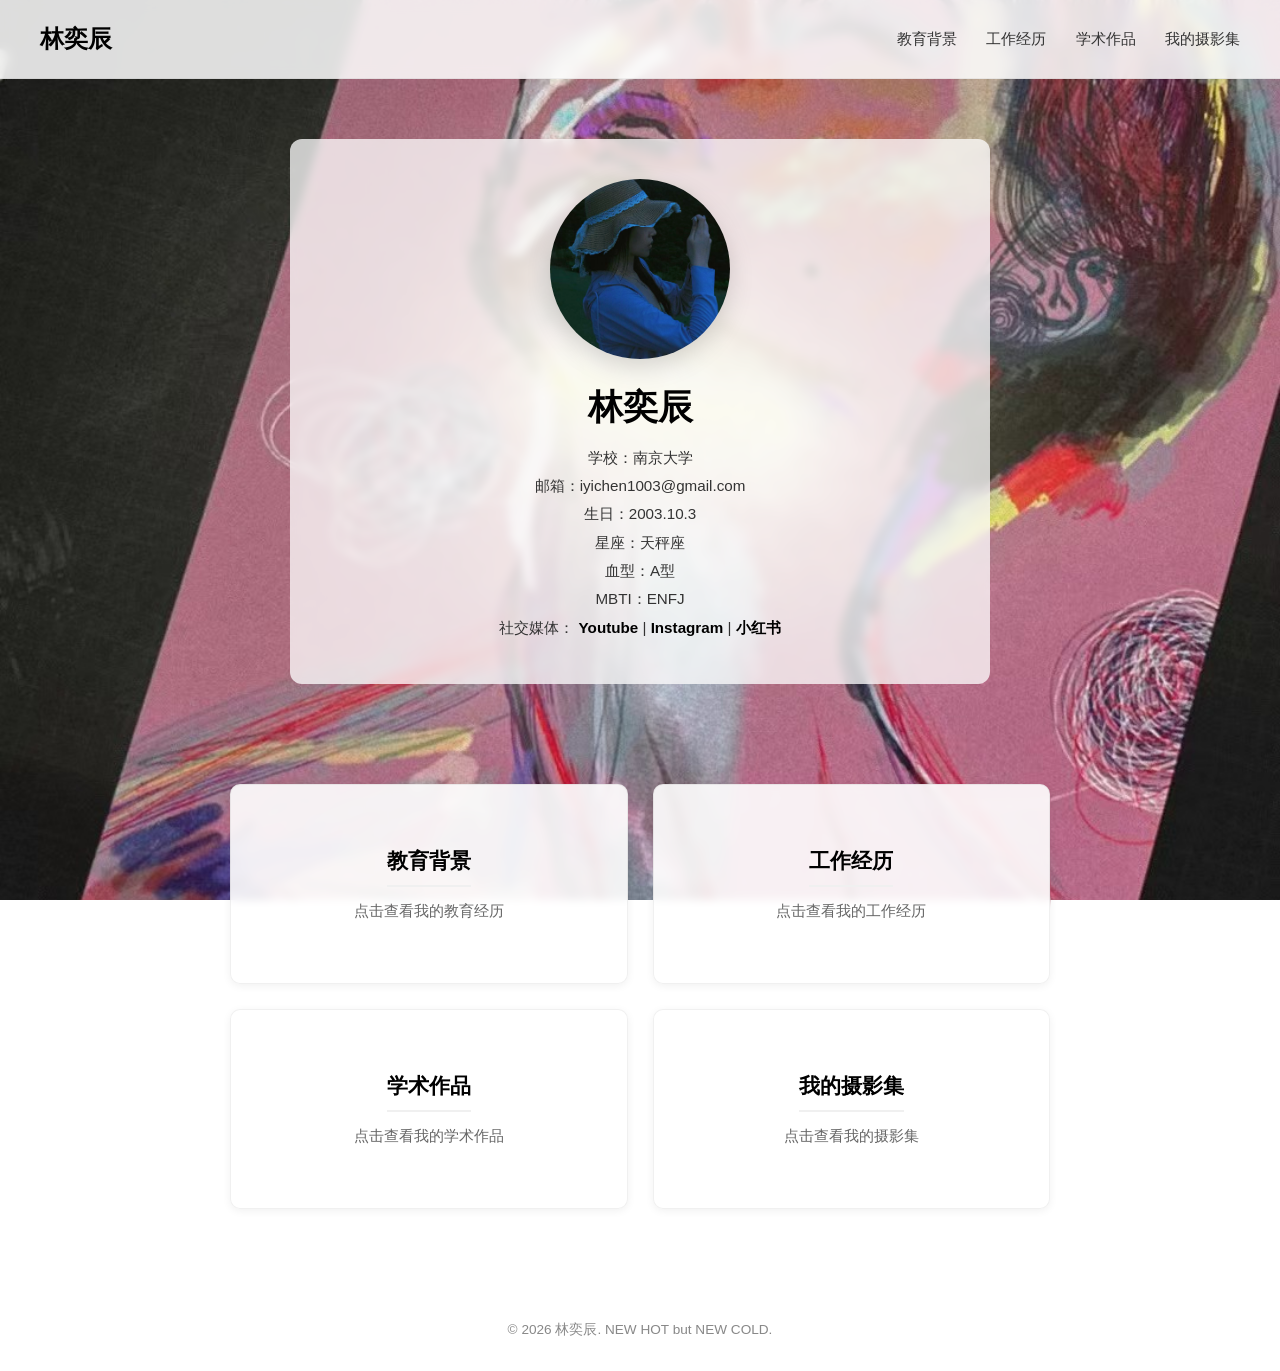
<file: index.html>
<!DOCTYPE html>
<html lang="zh-CN">
<head>
  <meta charset="UTF-8">
  <meta name="viewport" content="width=device-width, initial-scale=1.0">
  <title>林奕辰 | 个人网站</title>
  <link rel="stylesheet" href="style.css">
</head>
<body>
  <div class="bg-carousel">
    <div class="bg-slide active" style="background-image: url('painting1.jpg');"></div>
    <div class="bg-slide" style="background-image: url('painting2.jpg');"></div>
    <div class="bg-slide" style="background-image: url('painting3.jpg');"></div>
    <div class="bg-slide" style="background-image: url('painting4.jpg');"></div>
  </div>

  <div class="page-content">
    <header class="navbar">
      <div class="logo">林奕辰</div>
      <nav>
        <a href="education.html">教育背景</a>
        <a href="work.html">工作经历</a>
        <a href="academic.html">学术作品</a>
        <a href="photography.html">我的摄影集</a>
      </nav>
    </header>

    <section class="info">
      <img src="me.jpg" alt="我的照片" class="profile-photo">
      <h1>林奕辰</h1>
      <p>学校：南京大学</p>
      <p>邮箱：iyichen1003@gmail.com</p>
      <p>生日：2003.10.3</p>
      <p>星座：天秤座</p>
      <p>血型：A型</p>
      <p>MBTI：ENFJ</p>
      <p>社交媒体：
        <a href="https://youtube.com/@yanalin-y6s?si=Z3FztuLCulXRb5oj" target="_blank">Youtube</a> |
        <a href="https://www.instagram.com/0yano_3?stkn=OWRoZnA5aXc3YXQ3&utm_source=qr" target="_blank">Instagram</a> |
        <a href="https://xhslink.cn/o/4Zb7WxQNXRO" target="_blank">小红书</a>
      </p>
    </section>

    <section class="cards">
      <a href="education.html" class="card"><h2>教育背景</h2><p>点击查看我的教育经历</p></a>
      <a href="work.html" class="card"><h2>工作经历</h2><p>点击查看我的工作经历</p></a>
      <a href="academic.html" class="card"><h2>学术作品</h2><p>点击查看我的学术作品</p></a>
      <a href="photography.html" class="card"><h2>我的摄影集</h2><p>点击查看我的摄影集</p></a>
    </section>

    <footer><p>© 2026 林奕辰. NEW HOT but NEW COLD.</p></footer>
  </div>

  <script>
    const slides = document.querySelectorAll('.bg-slide');
    let current = 0;
    setInterval(() => {
      slides[current].classList.remove('active');
      current = (current + 1) % slides.length;
      slides[current].classList.add('active');
    }, 5000);
  </script>
</body>
</html>
</file>
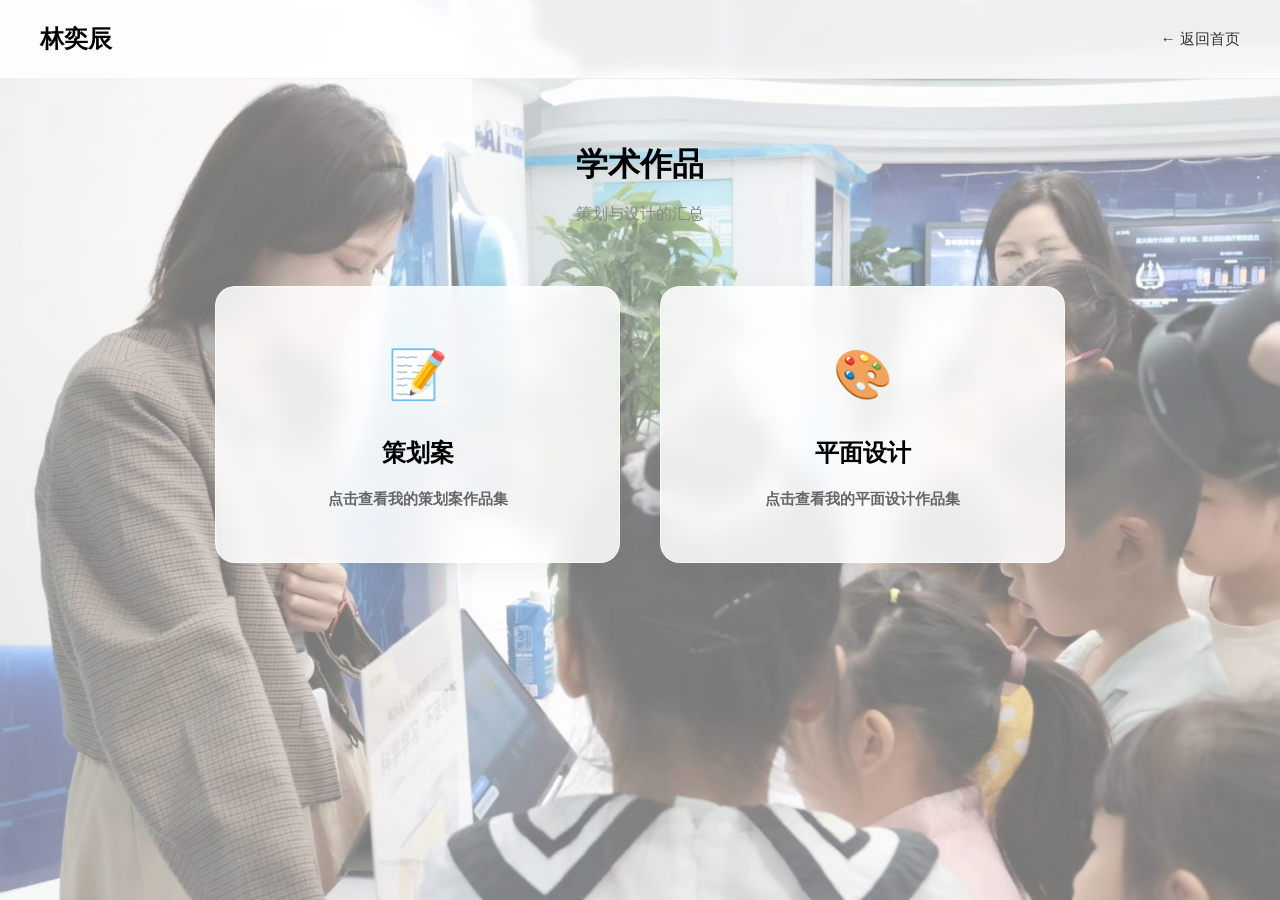
<file: academic.html>
<!DOCTYPE html>
<html lang="zh-CN">
<head>
  <meta charset="UTF-8">
  <meta name="viewport" content="width=device-width, initial-scale=1.0">
  <title>学术作品 | 林奕辰</title>
  <link rel="stylesheet" href="style.css">
  <style>
    /* 背景图 */
    body {
      background-image: url('academic-bg.jpg');
      background-size: cover;
      background-position: center;
      background-attachment: fixed;
      background-repeat: no-repeat;
    }

    /* 白色半透明遮罩，让卡片文字更清晰 */
    body::before {
      content: "";
      position: fixed;
      inset: 0;
      background: rgba(255, 255, 255, 0.45);
      z-index: -1;
      pointer-events: none;
    }

    /* 页面标题 */
    .academic-title {
      text-align: center;
      font-size: 2rem;
      color: #000;
      margin: 60px 0 10px;
    }
    .academic-subtitle {
      text-align: center;
      color: #888;
      margin-bottom: 60px;
    }

    /* 左右两列布局 */
    .academic-layout {
      display: flex;
      gap: 40px;
      max-width: 900px;
      margin: 0 auto 100px;
      padding: 0 25px;
    }

    /* 卡片样式 */
    .entry-card {
      flex: 1;
      display: block;
      text-decoration: none !important;
      color: #333 !important;
      background: rgba(255, 255, 255, 0.85);
      backdrop-filter: blur(10px);
      border-radius: 20px;
      padding: 50px 30px;
      text-align: center;
      box-shadow: 0 8px 30px rgba(0, 0, 0, 0.06);
      border: 1px solid rgba(255, 255, 255, 0.6);
      transition: transform 0.3s ease, box-shadow 0.3s ease;
    }
    .entry-card:hover {
      transform: translateY(-6px);
      box-shadow: 0 15px 40px rgba(0, 0, 0, 0.12);
    }
    .entry-icon {
      font-size: 3rem;
      margin-bottom: 20px;
    }
    .entry-card h2 {
      font-size: 1.5rem;
      color: #000 !important;
      font-weight: bold !important;
      margin-bottom: 15px;
    }
    .entry-card p {
      font-size: 0.95rem;
      color: #666 !important;
      line-height: 1.6;
    }

    /* 手机端适配 */
    @media (max-width: 768px) {
      .academic-layout {
        flex-direction: column;
      }
    }
  </style>
</head>
<body>

  <div class="page-content">

    <header class="navbar">
      <div class="logo">林奕辰</div>
      <nav>
        <a href="index.html">← 返回首页</a>
      </nav>
    </header>

    <h1 class="academic-title">学术作品</h1>
    <p class="academic-subtitle">策划与设计的汇总</p>

    <div class="academic-layout">
      <a href="plans.html" class="entry-card">
        <div class="entry-icon">📝</div>
        <h2>策划案</h2>
        <p>点击查看我的策划案作品集</p>
      </a>
      <a href="design.html" class="entry-card">
        <div class="entry-icon">🎨</div>
        <h2>平面设计</h2>
        <p>点击查看我的平面设计作品集</p>
      </a>
    </div>

  </div>

</body>
</html>
</file>
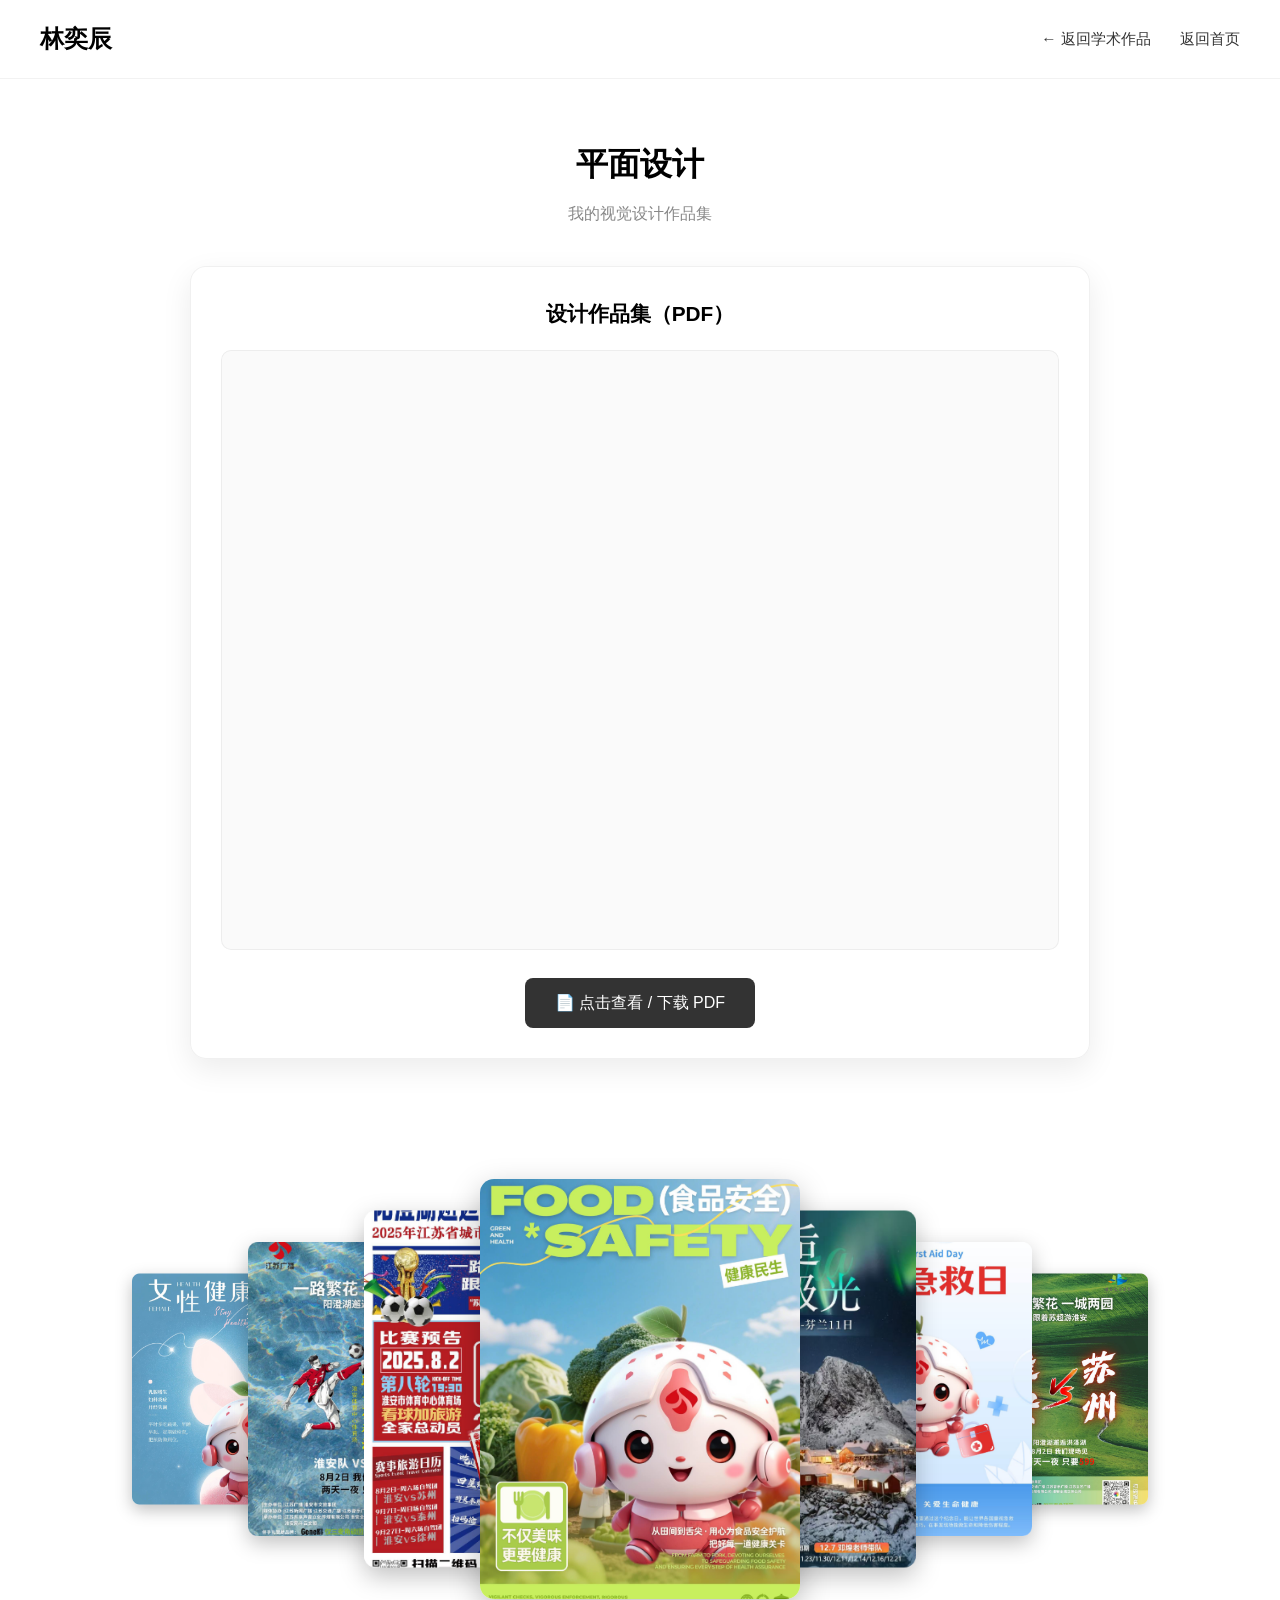
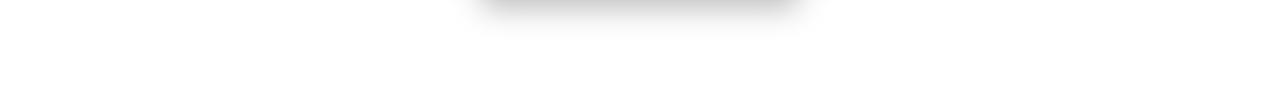
<file: design.html>
<!DOCTYPE html>
<html lang="zh-CN">
<head>
  <meta charset="UTF-8">
  <meta name="viewport" content="width=device-width, initial-scale=1.0">
  <title>平面设计 | 林奕辰</title>
  <link rel="stylesheet" href="style.css">
  <style>
    /* ===== 纯白背景，覆盖全局 ===== */
    html, body {
      background: #ffffff !important;
      background-image: none !important;
      background-color: #ffffff !important;
    }
    .bg-carousel { display: none !important; }

    .page-title {
      text-align: center;
      font-size: 2rem;
      color: #000;
      margin: 60px 0 10px;
    }
    .page-subtitle {
      text-align: center;
      color: #888;
      margin-bottom: 40px;
    }

    /* ===== PDF 预览区 ===== */
    .pdf-section {
      max-width: 900px;
      margin: 0 auto 70px;
      padding: 30px;
      background: rgba(255, 255, 255, 0.92);
      border-radius: 16px;
      box-shadow: 0 10px 30px rgba(0, 0, 0, 0.08);
      border: 1px solid rgba(0, 0, 0, 0.06);
      text-align: center;
    }
    .pdf-section h2 {
      font-size: 1.3rem;
      color: #000 !important;
      font-weight: bold !important;
      margin-bottom: 20px;
    }
    .pdf-viewer {
      width: 100%;
      height: 600px;
      border: none;
      border-radius: 10px;
      background: #fafafa;
      margin-bottom: 20px;
      box-shadow: inset 0 0 0 1px rgba(0,0,0,0.05);
    }

    /* ===== 3D 轮播容器 ===== */
    .carousel-wrap {
      position: relative;
      width: 100%;
      height: 520px;
      margin: 0 auto 60px;
      overflow: hidden;
    }
    .carousel {
      position: relative;
      width: 100%;
      height: 100%;
    }
    .carousel .photo {
      position: absolute;
      top: 50%;
      left: 50%;
      width: 320px;
      height: 420px;
      margin: -210px 0 0 -160px;
      border-radius: 14px;
      object-fit: cover;
      box-shadow: 0 10px 30px rgba(0, 0, 0, 0.25);
      transition: transform 0.8s ease, opacity 0.8s ease;
      will-change: transform, opacity;
      pointer-events: none;
    }

    /* ===== 手机适配 ===== */
    @media (max-width: 768px) {
      .pdf-viewer { height: 420px; }
      .pdf-section { padding: 20px; }
      .carousel-wrap { height: 380px; }
      .carousel .photo {
        width: 220px;
        height: 290px;
        margin: -145px 0 0 -110px;
      }
    }
  </style>
</head>
<body>

  <div class="page-content">

    <header class="navbar">
      <div class="logo">林奕辰</div>
      <nav>
        <a href="academic.html">← 返回学术作品</a>
        <a href="index.html">返回首页</a>
      </nav>
    </header>

    <h1 class="page-title">平面设计</h1>
    <p class="page-subtitle">我的视觉设计作品集</p>

    <!-- ===== PDF 预览 ===== -->
    <div class="pdf-section">
      <h2>设计作品集（PDF）</h2>
      <iframe class="pdf-viewer" src="design.pdf"></iframe>
      <a href="design.pdf" target="_blank" style="display:inline-block !important; padding:12px 30px !important; background:#333 !important; color:#fff !important; text-decoration:none !important; border-radius:8px !important; font-weight:normal !important; font-size:1rem !important;">📄 点击查看 / 下载 PDF</a>
    </div>

    <!-- ===== 3D 轮播：8 张图 ===== -->
    <div class="carousel-wrap">
      <div class="carousel" id="carousel">
        <img class="photo" src="design1.JPG" alt="作品1">
        <img class="photo" src="design2.JPG" alt="作品2">
        <img class="photo" src="design3.JPG" alt="作品3">
        <img class="photo" src="design4.JPG" alt="作品4">
        <img class="photo" src="design5.JPG" alt="作品5">
        <img class="photo" src="design6.JPG" alt="作品6">
        <img class="photo" src="design7.JPG" alt="作品7">
        <img class="photo" src="design8.JPG" alt="作品8">
      </div>
    </div>

  </div>

  <script>
    const carousel = document.getElementById('carousel');
    const photos = carousel.querySelectorAll('.photo');
    const total = photos.length;
    let currentIndex = 0;

    function update() {
      photos.forEach((photo, i) => {
        let diff = i - currentIndex;
        if (diff > total / 2) diff -= total;
        if (diff < -total / 2) diff += total;

        const absDiff = Math.abs(diff);
        const scale = Math.max(0.35, 1 - absDiff * 0.15);
        const translateX = diff * 140;
        const zIndex = 100 - absDiff;
        const opacity = absDiff > 3 ? 0 : 1;

        photo.style.transform = `translateX(${translateX}px) scale(${scale})`;
        photo.style.zIndex = zIndex;
        photo.style.opacity = opacity;
      });
    }

    update();

    setInterval(() => {
      currentIndex = (currentIndex + 1) % total;
      update();
    }, 2500);
  </script>

</body>
</html>
</file>
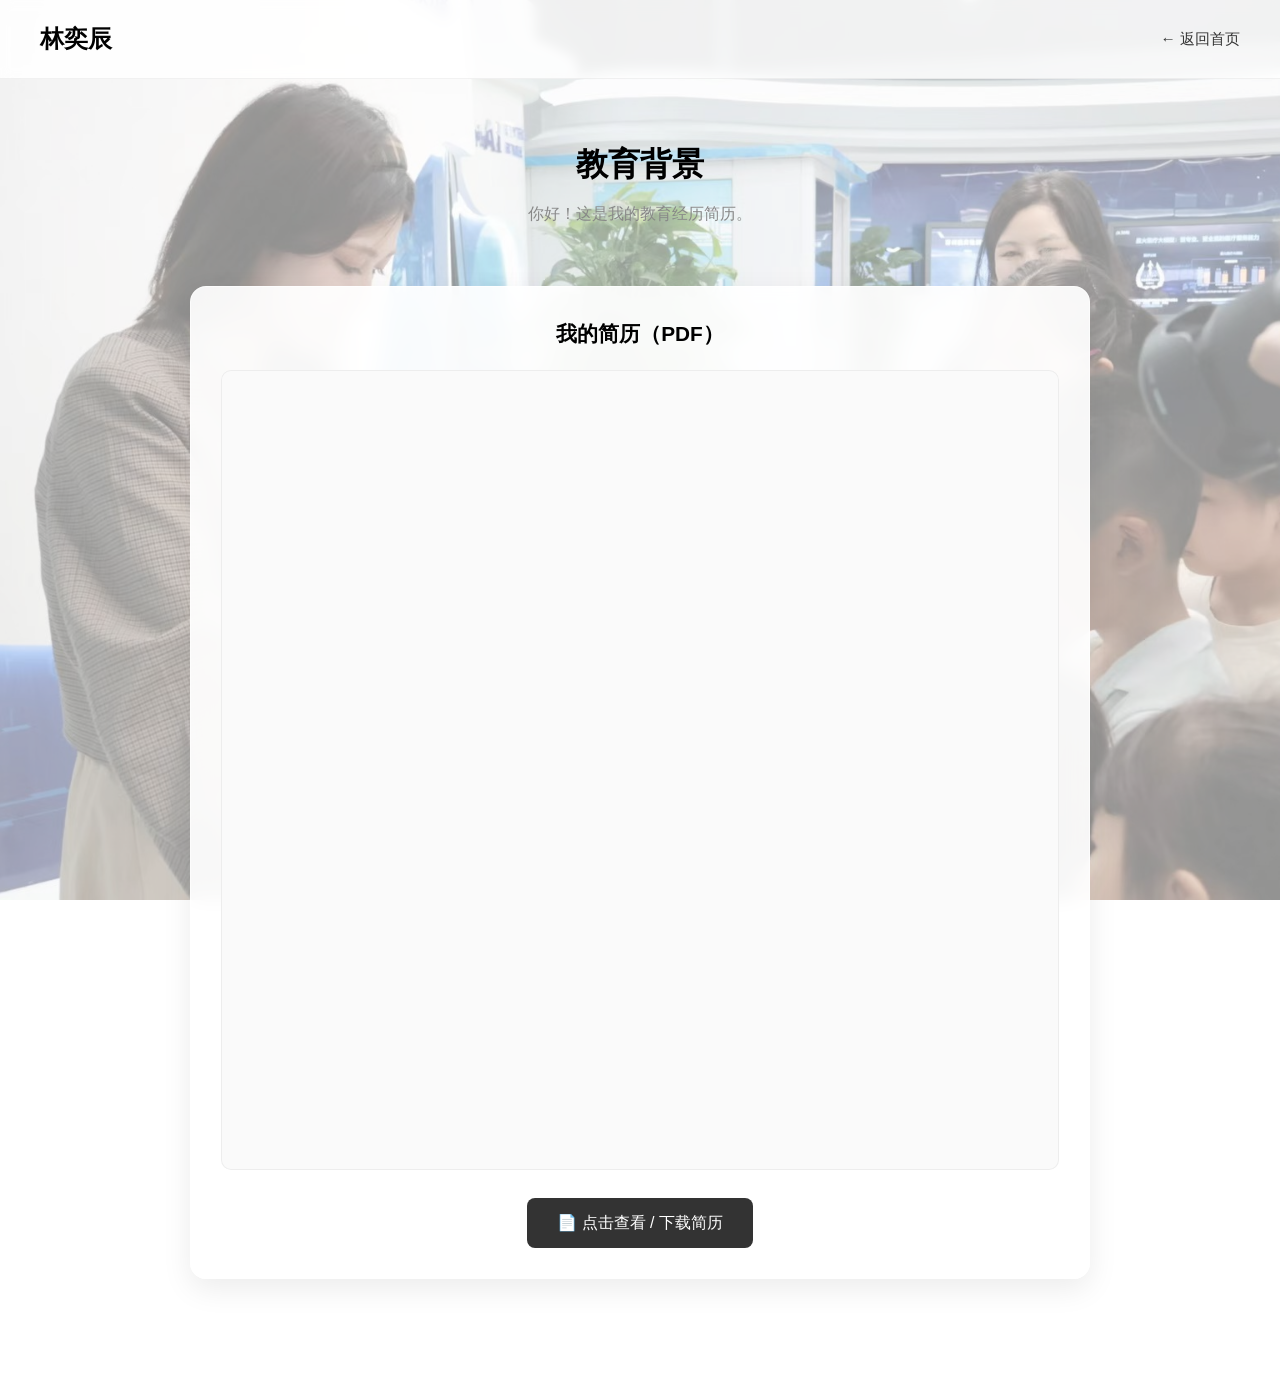
<file: education.html>
<!DOCTYPE html>
<html lang="zh-CN">
<head>
  <meta charset="UTF-8">
  <meta name="viewport" content="width=device-width, initial-scale=1.0">
  <title>教育背景 | 林奕辰</title>
  <link rel="stylesheet" href="style.css">
  <style>
    /* ===== 背景图（不需要就删掉 body 和 body::before） ===== */
    body {
      background-image: url('academic-bg.jpg');
      background-size: cover;
      background-position: center;
      background-attachment: fixed;
      background-repeat: no-repeat;
    }
    body::before {
      content: "";
      position: fixed;
      inset: 0;
      background: rgba(255, 255, 255, 0.55);
      z-index: -1;
      pointer-events: none;
    }

    /* ===== 页面标题 ===== */
    .page-title {
      text-align: center;
      font-size: 2rem;
      color: #000;
      margin: 60px 0 10px;
    }
    .page-subtitle {
      text-align: center;
      color: #888;
      margin-bottom: 60px;
    }

    /* ===== 简历卡片 ===== */
    .resume-card {
      max-width: 900px;
      margin: 0 auto 100px;
      padding: 30px;
      background: rgba(255, 255, 255, 0.92);
      backdrop-filter: blur(10px);
      border-radius: 16px;
      box-shadow: 0 10px 30px rgba(0, 0, 0, 0.08);
      border: 1px solid rgba(255, 255, 255, 0.6);
      text-align: center;
    }
    .resume-card h2 {
      font-size: 1.3rem;
      color: #000 !important;
      font-weight: bold !important;
      margin-bottom: 20px;
    }

    /* ===== PDF 预览框 ===== */
    .pdf-viewer {
      width: 100%;
      height: 800px;
      border: none;
      border-radius: 10px;
      background: #fafafa;
      margin-bottom: 20px;
      box-shadow: inset 0 0 0 1px rgba(0,0,0,0.05);
    }

    /* ===== 手机适配 ===== */
    @media (max-width: 768px) {
      .pdf-viewer { height: 500px; }
      .resume-card { padding: 20px; }
    }
  </style>
</head>
<body>

  <div class="page-content">

    <!-- 顶部导航栏 -->
    <header class="navbar">
      <div class="logo">林奕辰</div>
      <nav>
        <a href="index.html">← 返回首页</a>
      </nav>
    </header>

    <!-- 标题 -->
    <h1 class="page-title">教育背景</h1>
    <p class="page-subtitle">你好！这是我的教育经历简历。</p>

    <!-- ===== 简历预览 ===== -->
    <div class="resume-card">
      <h2>我的简历（PDF）</h2>
      <!-- ⚠️ 把 src 和 href 里的文件名换成你实际上传的简历文件名 -->
      <iframe class="pdf-viewer" src="resume.pdf"></iframe>
      <a href="resume.pdf" target="_blank" style="display:inline-block !important; padding:12px 30px !important; background:#333 !important; color:#fff !important; text-decoration:none !important; border-radius:8px !important; font-weight:normal !important; font-size:1rem !important;">📄 点击查看 / 下载简历</a>
    </div>

  </div>

</body>
</html>
</file>
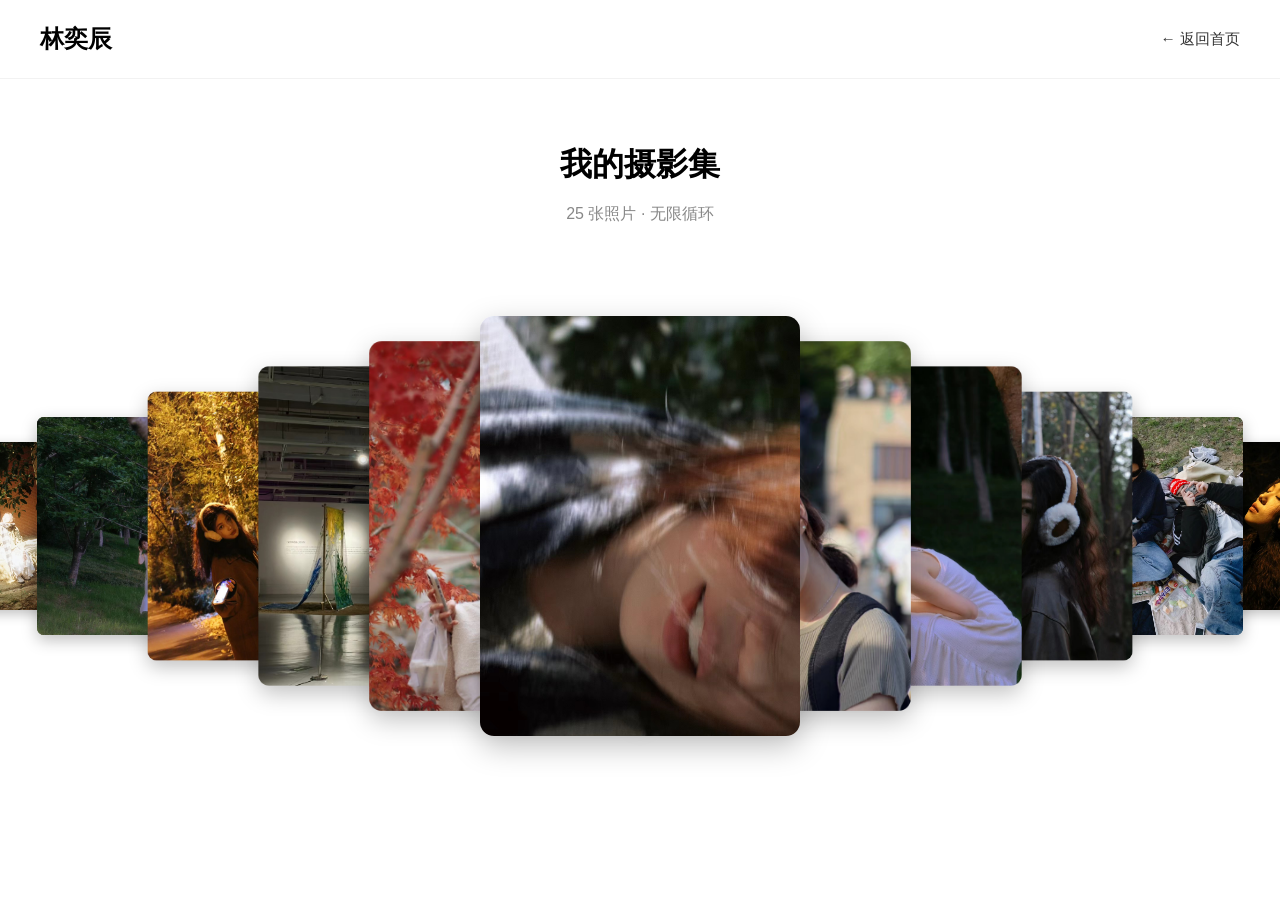
<file: photography.html>
<!DOCTYPE html>
<html lang="zh-CN">
<head>
  <meta charset="UTF-8">
  <meta name="viewport" content="width=device-width, initial-scale=1.0">
  <title>我的摄影集 | 林奕辰</title>
  <link rel="stylesheet" href="style.css">
  <style>
    /* 本页纯白背景，无背景图 */

    .page-title {
      text-align: center;
      font-size: 2rem;
      color: #000;
      margin: 60px 0 10px;
    }
    .page-subtitle {
      text-align: center;
      color: #888;
      margin-bottom: 40px;
    }

    /* ===== 3D 轮播容器 ===== */
    .carousel-wrap {
      position: relative;
      width: 100%;
      height: 520px;
      margin: 0 auto 60px;
      overflow: hidden;
    }

    .carousel {
      position: relative;
      width: 100%;
      height: 100%;
    }

    /* ===== 每张图片 ===== */
    .carousel .photo {
      position: absolute;
      top: 50%;
      left: 50%;
      width: 320px;
      height: 420px;
      margin: -210px 0 0 -160px;
      border-radius: 14px;
      object-fit: cover;
      box-shadow: 0 10px 30px rgba(0, 0, 0, 0.25);
      transition: transform 0.8s ease, opacity 0.8s ease;
      will-change: transform, opacity;
      pointer-events: none;
    }

    /* ===== 手机适配 ===== */
    @media (max-width: 768px) {
      .carousel-wrap { height: 380px; }
      .carousel .photo {
        width: 220px;
        height: 290px;
        margin: -145px 0 0 -110px;
      }
    }
  </style>
</head>
<body>

  <div class="page-content">

    <header class="navbar">
      <div class="logo">林奕辰</div>
      <nav>
        <a href="index.html">← 返回首页</a>
      </nav>
    </header>

    <h1 class="page-title">我的摄影集</h1>
    <p class="page-subtitle">25 张照片 · 无限循环</p>

    <!-- ===== 3D 轮播 ===== -->
    <div class="carousel-wrap">
      <div class="carousel" id="carousel">
        <img class="photo" src="photo1.JPG" alt="照片1">
        <img class="photo" src="photo2.JPG" alt="照片2">
        <img class="photo" src="photo3.JPG" alt="照片3">
        <img class="photo" src="photo4.JPG" alt="照片4">
        <img class="photo" src="photo5.JPG" alt="照片5">
        <img class="photo" src="photo6.JPG" alt="照片6">
        <img class="photo" src="photo7.JPG" alt="照片7">
        <img class="photo" src="photo8.JPG" alt="照片8">
        <img class="photo" src="photo9.JPG" alt="照片9">
        <img class="photo" src="photo10.JPG" alt="照片10">
        <img class="photo" src="photo11.JPG" alt="照片11">
        <img class="photo" src="photo12.JPG" alt="照片12">
        <img class="photo" src="photo13.JPG" alt="照片13">
        <img class="photo" src="photo14.JPG" alt="照片14">
        <img class="photo" src="photo15.JPG" alt="照片15">
        <img class="photo" src="photo16.JPG" alt="照片16">
        <img class="photo" src="photo17.JPG" alt="照片17">
        <img class="photo" src="photo18.JPG" alt="照片18">
        <img class="photo" src="photo19.JPG" alt="照片19">
        <img class="photo" src="photo20.JPG" alt="照片20">
        <img class="photo" src="photo21.JPG" alt="照片21">
        <img class="photo" src="photo22.JPG" alt="照片22">
        <img class="photo" src="photo23.JPG" alt="照片23">
        <img class="photo" src="photo24.JPG" alt="照片24">
        <img class="photo" src="photo25.JPG" alt="照片25">
      </div>
    </div>

  </div>

  <script>
    const carousel = document.getElementById('carousel');
    const photos = carousel.querySelectorAll('.photo');
    const total = photos.length;
    let currentIndex = 0;

    function update() {
      photos.forEach((photo, i) => {
        let diff = i - currentIndex;
        if (diff > total / 2) diff -= total;
        if (diff < -total / 2) diff += total;

        const absDiff = Math.abs(diff);
        const scale = Math.max(0.35, 1 - absDiff * 0.12);
        const translateX = diff * 130;
        const zIndex = 100 - absDiff;
        const opacity = absDiff > 5 ? 0 : 1;

        photo.style.transform = `translateX(${translateX}px) scale(${scale})`;
        photo.style.zIndex = zIndex;
        photo.style.opacity = opacity;
      });
    }

    update();

    setInterval(() => {
      currentIndex = (currentIndex + 1) % total;
      update();
    }, 2500);
  </script>

</body>
</html>
</file>
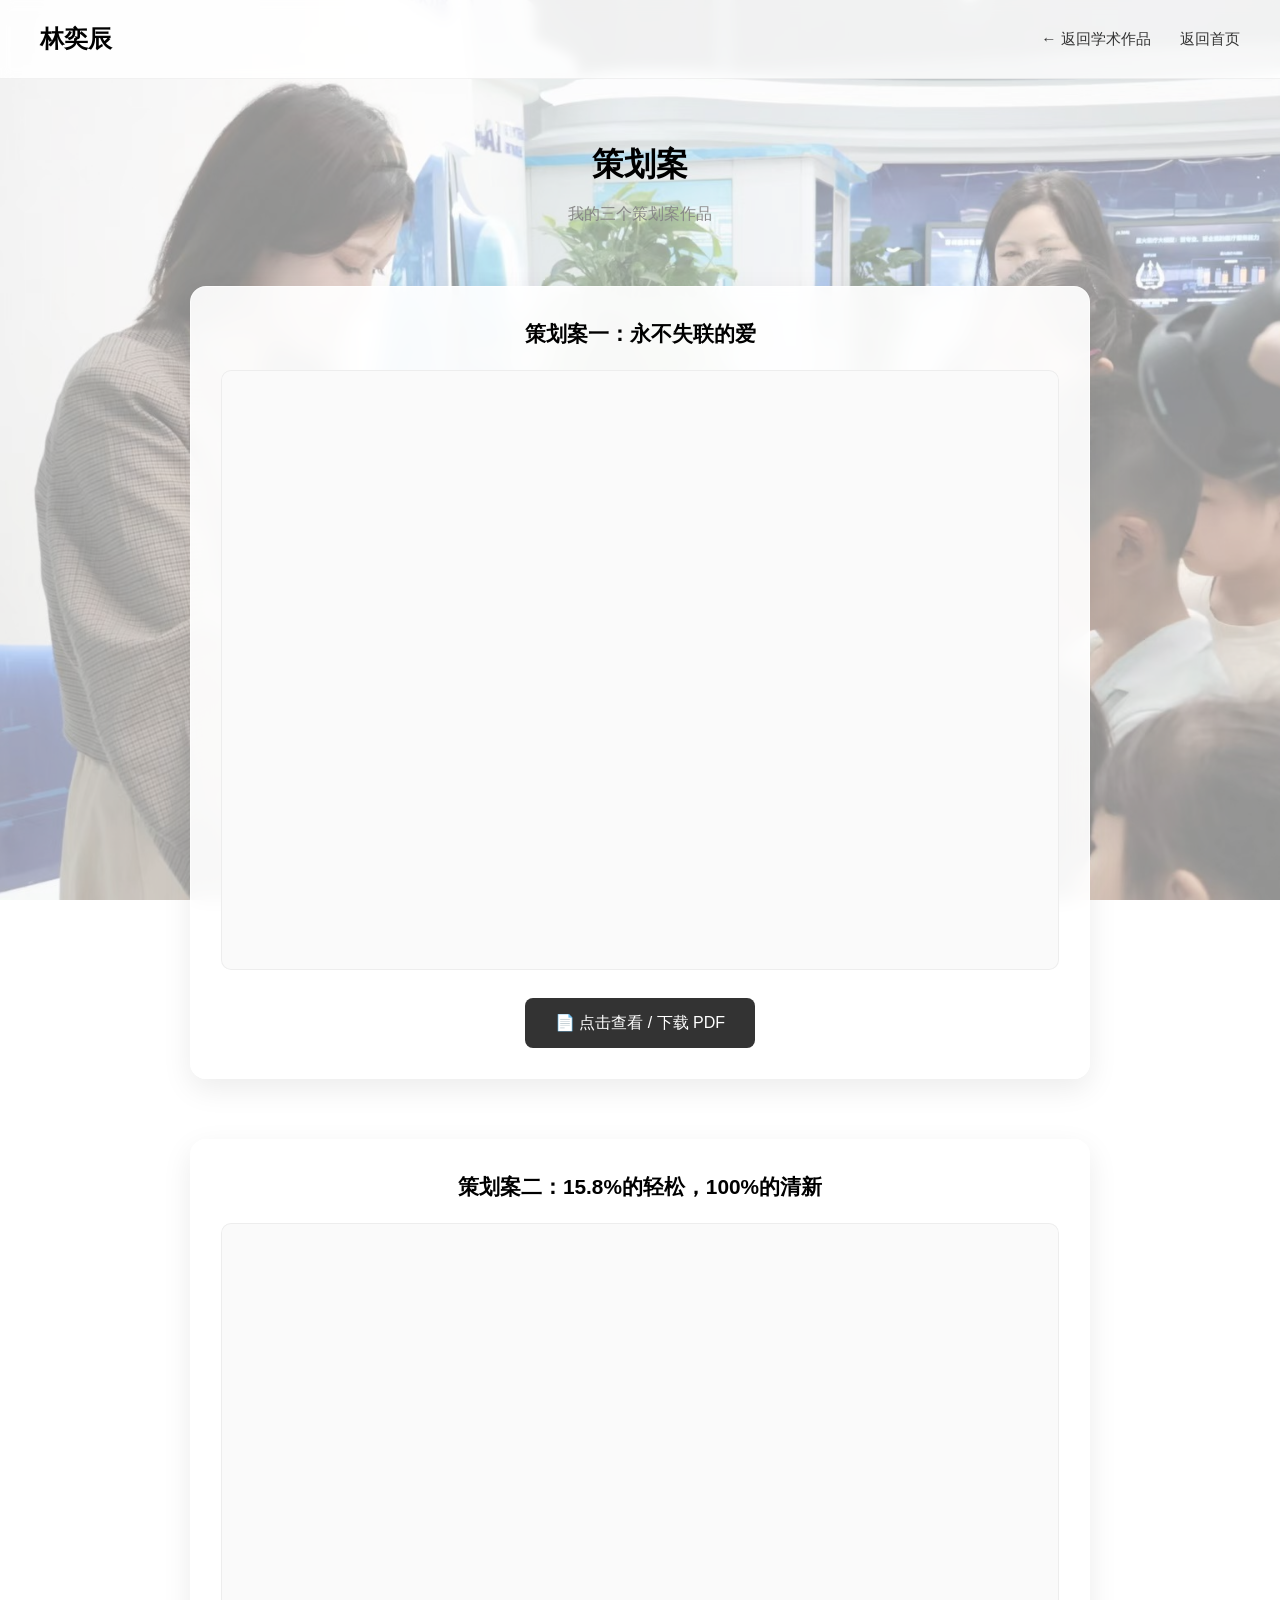
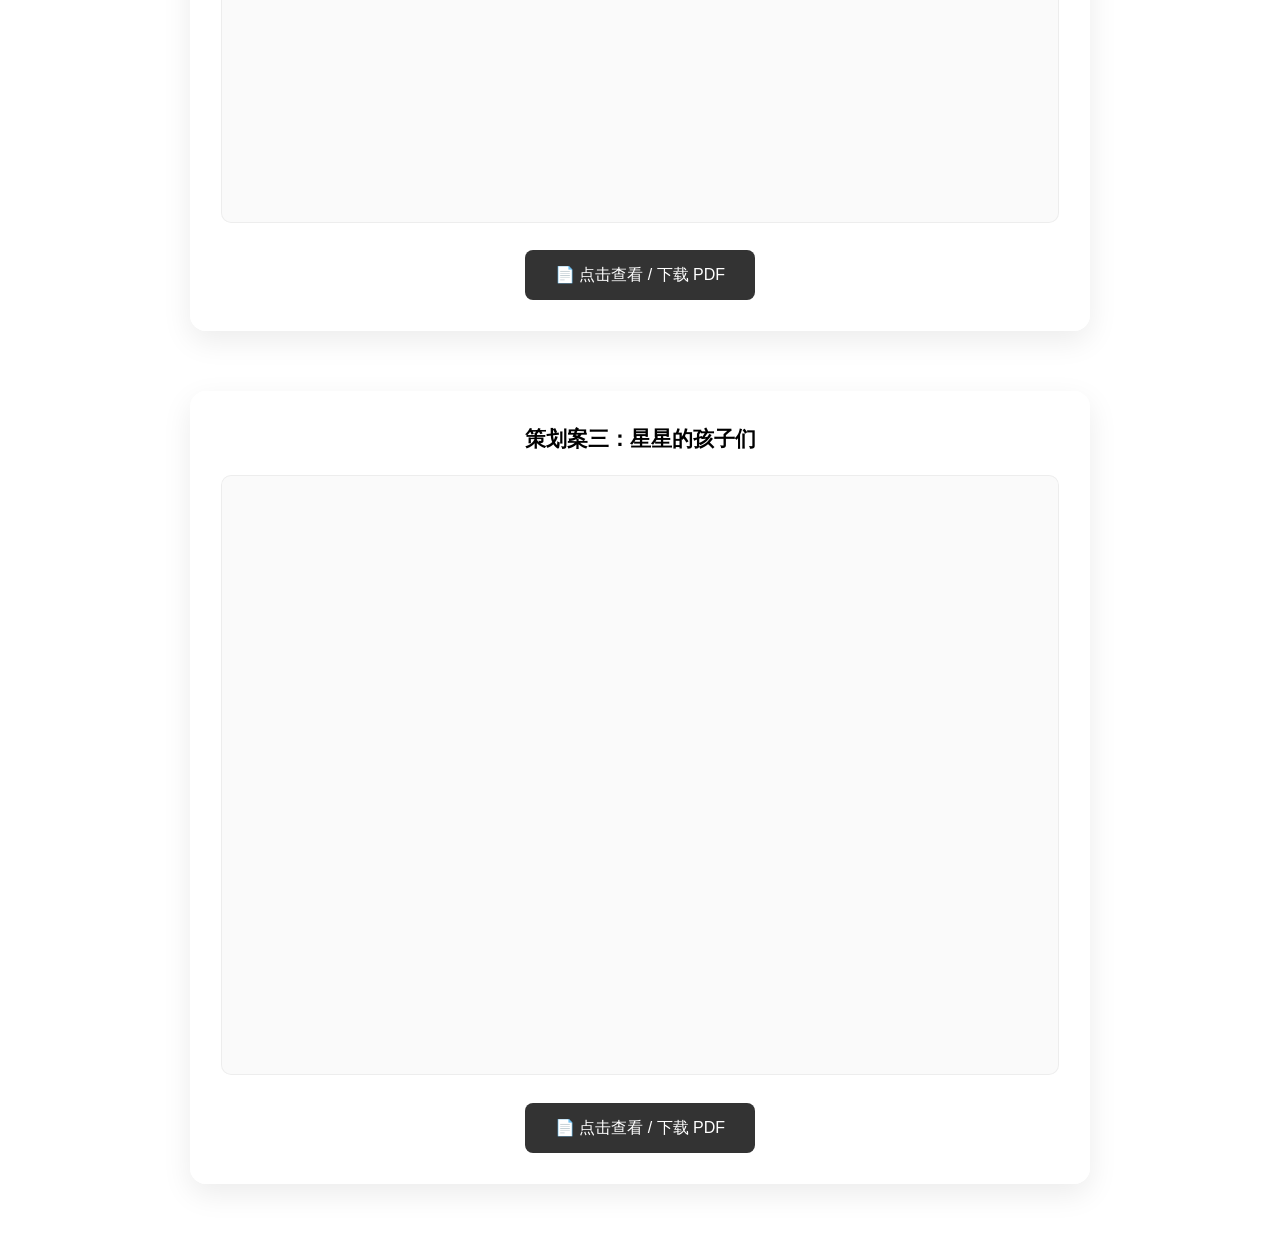
<file: plans.html>
<!DOCTYPE html>
<html lang="zh-CN">
<head>
  <meta charset="UTF-8">
  <meta name="viewport" content="width=device-width, initial-scale=1.0">
  <title>策划案 | 林奕辰</title>
  <link rel="stylesheet" href="style.css">
  <style>
    /* ===== 背景图 ===== */
    body {
      background-image: url('academic-bg.jpg');
      background-size: cover;
      background-position: center;
      background-attachment: fixed;
      background-repeat: no-repeat;
    }
    body::before {
      content: "";
      position: fixed;
      inset: 0;
      background: rgba(255, 255, 255, 0.55);
      z-index: -1;
      pointer-events: none;
    }

    /* ===== 页面标题 ===== */
    .page-title {
      text-align: center;
      font-size: 2rem;
      color: #000;
      margin: 60px 0 10px;
    }
    .page-subtitle {
      text-align: center;
      color: #888;
      margin-bottom: 60px;
    }

    /* ===== 策划案卡片 ===== */
    .plan-card {
      max-width: 900px;
      margin: 0 auto 60px;
      padding: 30px;
      background: rgba(255, 255, 255, 0.92);
      backdrop-filter: blur(10px);
      border-radius: 16px;
      box-shadow: 0 10px 30px rgba(0, 0, 0, 0.08);
      border: 1px solid rgba(255, 255, 255, 0.6);
      text-align: center;
    }

    .plan-card h2 {
      font-size: 1.3rem;
      color: #000 !important;
      font-weight: bold !important;
      margin-bottom: 20px;
    }

    /* ===== PDF 预览框 ===== */
    .pdf-viewer {
      width: 100%;
      height: 600px;
      border: none;
      border-radius: 10px;
      background: #fafafa;
      margin-bottom: 20px;
      box-shadow: inset 0 0 0 1px rgba(0,0,0,0.05);
    }

    /* ===== 手机适配 ===== */
    @media (max-width: 768px) {
      .pdf-viewer {
        height: 420px;
      }
      .plan-card {
        padding: 20px;
      }
    }
  </style>
</head>
<body>

  <div class="page-content">

    <header class="navbar">
      <div class="logo">林奕辰</div>
      <nav>
        <a href="academic.html">← 返回学术作品</a>
        <a href="index.html">返回首页</a>
      </nav>
    </header>

    <h1 class="page-title">策划案</h1>
    <p class="page-subtitle">我的三个策划案作品</p>

    <!-- ===== 策划案一 ===== -->
    <div class="plan-card">
      <h2>策划案一：永不失联的爱</h2>
      <iframe class="pdf-viewer" src="plan1.pdf"></iframe>
      <a href="plan1.pdf" target="_blank" style="display:inline-block !important; padding:12px 30px !important; background:#333 !important; color:#fff !important; text-decoration:none !important; border-radius:8px !important; font-weight:normal !important; font-size:1rem !important;">📄 点击查看 / 下载 PDF</a>
    </div>

    <!-- ===== 策划案二 ===== -->
    <div class="plan-card">
      <h2>策划案二：15.8%的轻松，100%的清新</h2>
      <iframe class="pdf-viewer" src="plan2.pdf"></iframe>
      <a href="plan2.pdf" target="_blank" style="display:inline-block !important; padding:12px 30px !important; background:#333 !important; color:#fff !important; text-decoration:none !important; border-radius:8px !important; font-weight:normal !important; font-size:1rem !important;">📄 点击查看 / 下载 PDF</a>
    </div>

    <!-- ===== 策划案三 ===== -->
    <div class="plan-card">
      <h2>策划案三：星星的孩子们</h2>
      <iframe class="pdf-viewer" src="plan3.pdf"></iframe>
      <a href="plan3.pdf" target="_blank" style="display:inline-block !important; padding:12px 30px !important; background:#333 !important; color:#fff !important; text-decoration:none !important; border-radius:8px !important; font-weight:normal !important; font-size:1rem !important;">📄 点击查看 / 下载 PDF</a>
    </div>

  </div>

</body>
</html>
</file>
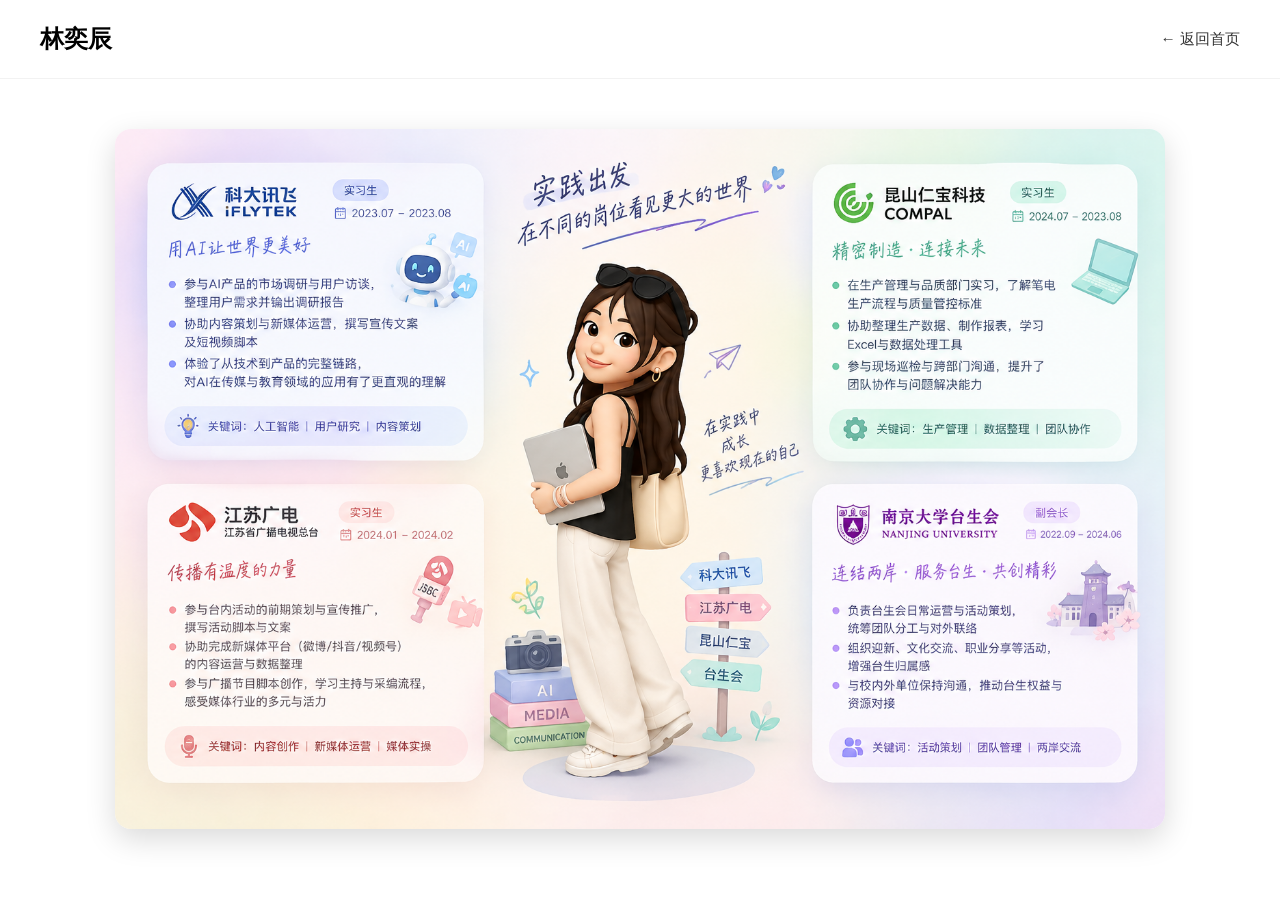
<file: work.html>
<!DOCTYPE html>
<html lang="zh-CN">
<head>
  <meta charset="UTF-8">
  <meta name="viewport" content="width=device-width, initial-scale=1.0">
  <title>工作经历 | 林奕辰</title>
  <link rel="stylesheet" href="style.css">
</head>
<body>

  <div class="page-content">

    <header class="navbar">
      <div class="logo">林奕辰</div>
      <nav>
        <a href="index.html">← 返回首页</a>
      </nav>
    </header>

    <div style="max-width: 1100px; margin: 50px auto; padding: 0 25px; text-align: center;">
      <img src="workpage.png" alt="我的工作经历" style="width: 100%; height: auto; border-radius: 16px; box-shadow: 0 10px 30px rgba(0,0,0,0.15);">
    </div>

  </div>

</body>
</html>
</file>
<file: style.css>
/* ===== 全局重置 ===== */
* {
  margin: 0;
  padding: 0;
  box-sizing: border-box;
}

body {
  font-family: "Helvetica Neue", Arial, sans-serif;
  background-color: #fff;
  color: #333;
  line-height: 1.6;
  min-height: 100vh;
}

/* ===== 全局链接：黑色加粗，无下划线 ===== */
a, a:link, a:visited, a:active {
  color: #000 !important;
  text-decoration: none !important;
  font-weight: bold;
}
a:hover {
  text-decoration: underline !important;
}

/* ===== 页面内容层 ===== */
.page-content {
  position: relative;
  z-index: 1;
}

/* ===== 首页背景轮播 ===== */
.bg-carousel {
  position: fixed;
  top: 0;
  left: 0;
  width: 100%;
  height: 100%;
  z-index: -1;
  pointer-events: none;
  overflow: hidden;
}
.bg-slide {
  position: absolute;
  top: 0;
  left: 0;
  width: 100%;
  height: 100%;
  background-size: cover;
  background-position: center;
  background-repeat: no-repeat;
  opacity: 0;
  transition: opacity 1.5s ease-in-out;
}
.bg-slide.active {
  opacity: 1;
}

/* ===== 导航栏 ===== */
.navbar {
  display: flex;
  justify-content: space-between;
  align-items: center;
  padding: 20px 40px;
  background: rgba(255, 255, 255, 0.85);
  backdrop-filter: blur(6px);
  border-bottom: 1px solid rgba(0, 0, 0, 0.05);
  position: sticky;
  top: 0;
  z-index: 100;
}
.logo {
  font-size: 1.5rem;
  font-weight: bold;
  color: #000;
}
.navbar nav a {
  margin-left: 25px;
  font-size: 0.95rem;
  font-weight: normal !important;
  color: #333 !important;
}
.navbar nav a:hover {
  color: #000 !important;
  border-bottom: 2px solid #000;
}

/* ===== 首页个人信息区 ===== */
.info {
  text-align: center;
  padding: 40px 20px;
  background: rgba(255, 255, 255, 0.75);
  backdrop-filter: blur(4px);
  max-width: 700px;
  margin: 60px auto;
  border-radius: 12px;
}
.info h1 {
  font-size: 2.2rem;
  margin-bottom: 10px;
  color: #000;
}
.info p {
  margin: 4px 0;
  color: #333;
  font-size: 0.95rem;
  font-weight: normal;
}
.profile-photo {
  width: 180px;
  height: 180px;
  border-radius: 50%;
  object-fit: cover;
  box-shadow: 0 8px 24px rgba(0, 0, 0, 0.15);
  margin: 0 auto 20px;
  display: block;
}

/* ===== 首页四个卡片：2×2 完全对称 ===== */
.cards {
  display: grid;
  grid-template-columns: repeat(2, 1fr);
  gap: 25px;
  padding: 40px;
  max-width: 900px;
  margin: 0 auto;
}
.card, a.card {
  display: flex;
  flex-direction: column;
  justify-content: center;
  align-items: center;
  min-height: 200px;
  background: rgba(255, 255, 255, 0.9);
  backdrop-filter: blur(4px);
  border: 1px solid rgba(0, 0, 0, 0.06);
  border-radius: 10px;
  padding: 25px;
  box-shadow: 0 2px 8px rgba(0, 0, 0, 0.06);
  transition: transform 0.2s, box-shadow 0.2s;
  color: #333 !important;
  font-weight: normal !important;
  text-align: center;
}
.card:hover, a.card:hover {
  transform: translateY(-4px);
  box-shadow: 0 8px 20px rgba(0, 0, 0, 0.12);
}
.card h2 {
  font-size: 1.3rem;
  margin-bottom: 12px;
  padding-bottom: 8px;
  border-bottom: 2px solid #f0f0f0;
  color: #000 !important;
  font-weight: bold !important;
}
.card p {
  color: #666 !important;
  font-size: 0.95rem;
  font-weight: normal !important;
}

/* ===== 通用按钮（简历下载等） ===== */
.btn {
  display: inline-block;
  padding: 10px 24px;
  background: #333;
  color: #fff !important;
  border-radius: 6px;
  font-weight: normal !important;
  margin-top: 15px;
  transition: background 0.2s;
}
.btn:hover {
  background: #000;
}

/* ===== 页脚 ===== */
footer {
  text-align: center;
  padding: 30px;
  color: #888;
  font-size: 0.85rem;
  background: rgba(255, 255, 255, 0.7);
  backdrop-filter: blur(4px);
  margin-top: 40px;
}

/* ===== 手机适配 ===== */
@media (max-width: 768px) {
  .navbar {
    flex-direction: column;
    gap: 10px;
    padding: 15px;
  }
  .navbar nav a {
    margin: 0 10px;
    font-size: 0.85rem;
  }
  .profile-photo {
    width: 60vw;
    height: 60vw;
  }
  .cards {
    grid-template-columns: 1fr;
    padding: 20px;
  }
}
</file>
